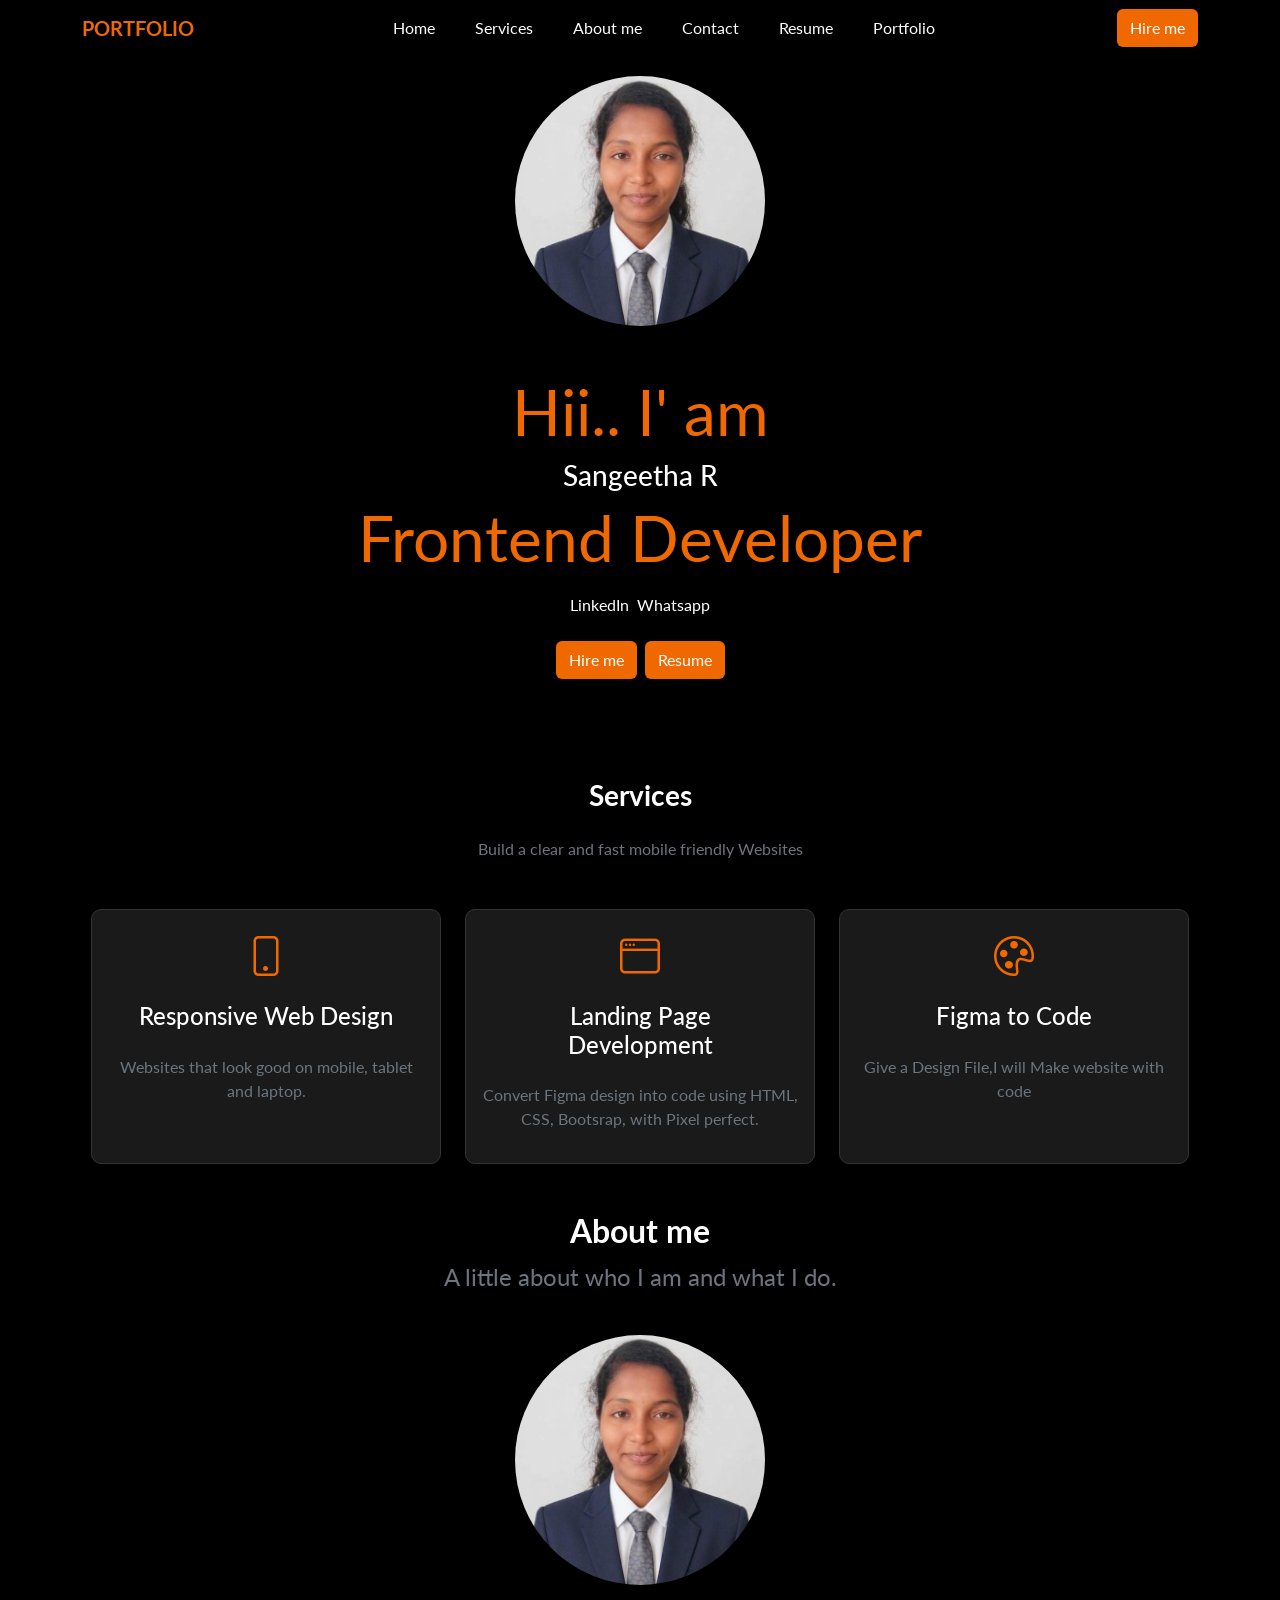
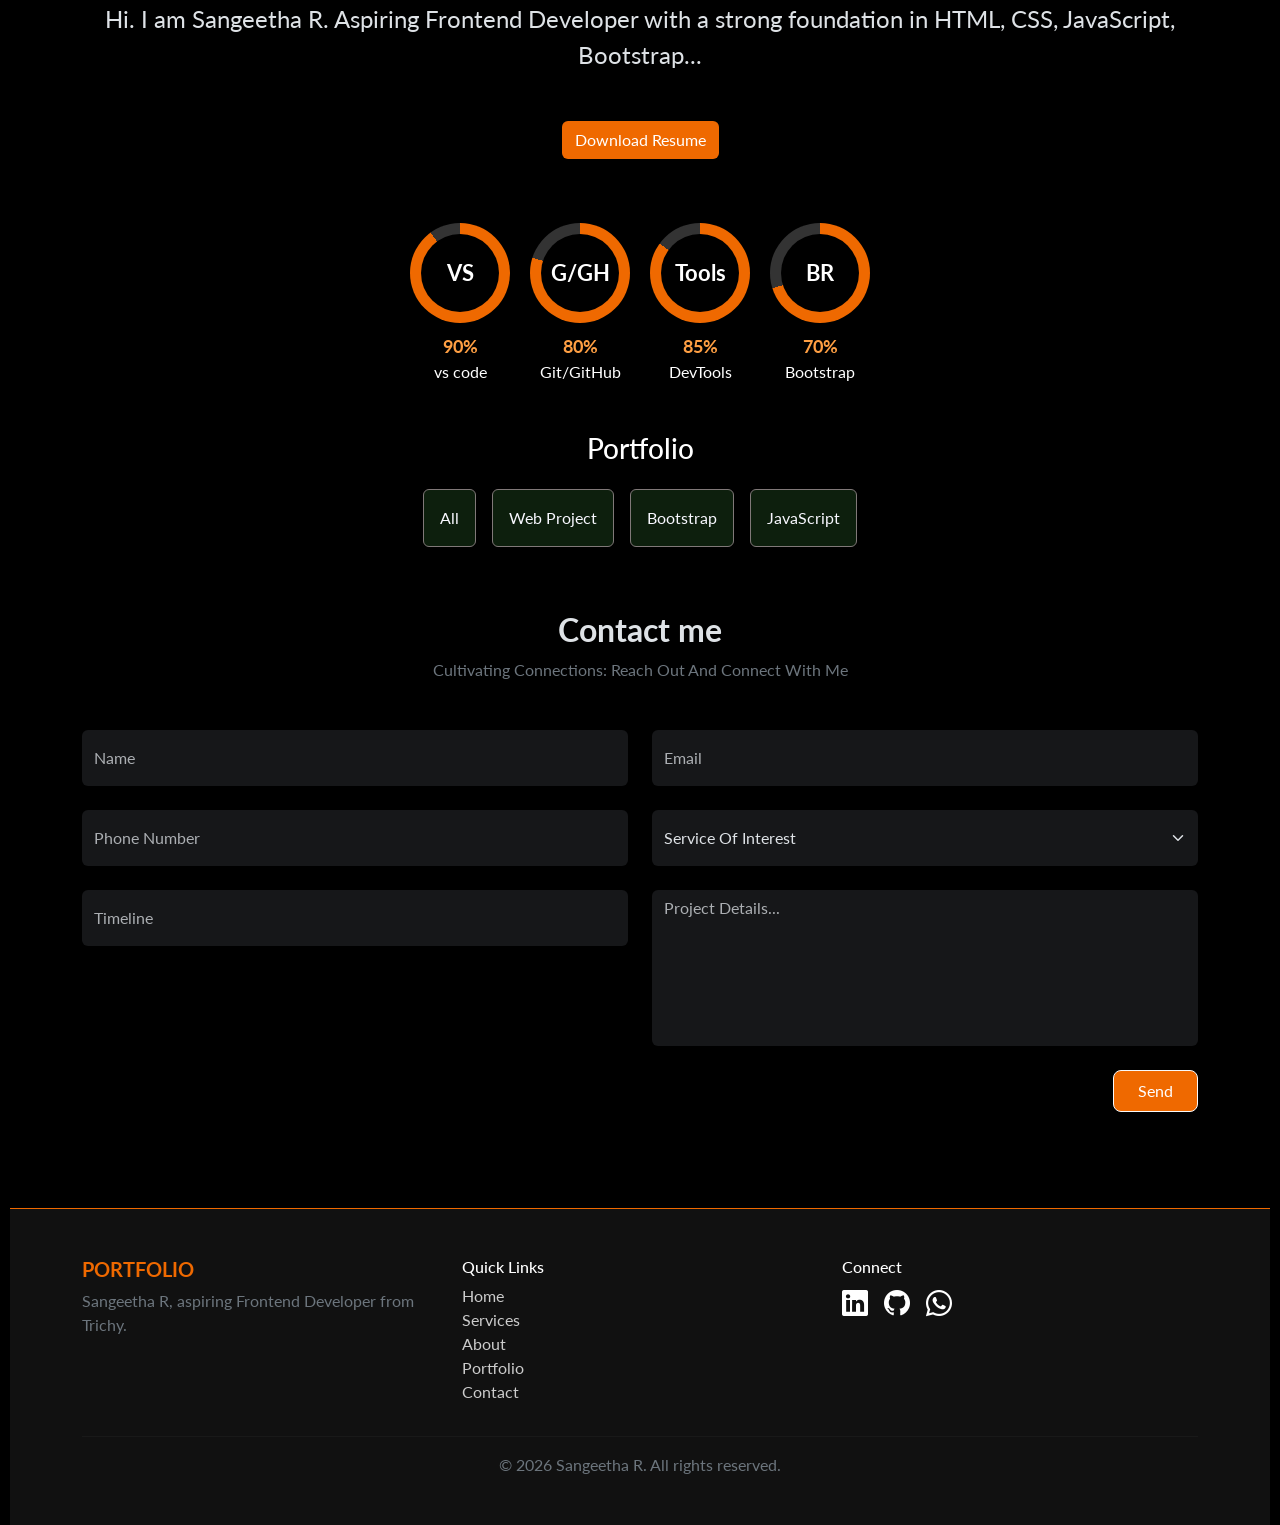
<file: index.html>
<!DOCTYPE html>
<html lang="en" data-bs-theme="dark">
<head>
    <meta charset="UTF-8">
    <meta name="viewport" content="width=device-width, initial-scale=1.0">
    <title>Portfolio</title>
<!-- Bootsrap Links -->
    <link href="https://cdn.jsdelivr.net/npm/bootstrap@5.3.8/dist/css/bootstrap.min.css" rel="stylesheet" integrity="sha384-sRIl4kxILFvY47J16cr9ZwB07vP4J8+LH7qKQnuqkuIAvNWLzeN8tE5YBujZqJLB" crossorigin="anonymous">
    <link rel="preconnect" href="https://fonts.googleapis.com">
    <link rel="preconnect" href="https://fonts.gstatic.com" crossorigin>
    <link href="https://fonts.googleapis.com/css2?family=Lato:ital,wght@0,100;0,300;0,400;0,700;0,900;1,100;1,300;1,400;1,700;1,900&display=swap" rel="stylesheet">

<!-- Connect css-html -->
    <link rel="stylesheet" href="style.css">

<!-- Bootsrap Icons Links -->
  <link rel="stylesheet" href="https://cdn.jsdelivr.net/npm/bootstrap-icons@1.11.3/font/bootstrap-icons.min.css">
</head>

<body>
    
  <!-- Header Part -->

<header class="header sticky-top">
  <nav class="navbar navbar-expand-lg">
    <div class="container">

      <a class="navbar-brand fw-bold" href="home.html" style="color:#ef6900">PORTFOLIO</a>

      <button class="navbar-toggler" type="button"
              data-bs-toggle="collapse" data-bs-target="#menu">
        <span class="navbar-toggler-icon"></span>
      </button>

      <div class="collapse navbar-collapse" id="menu">
        <ul class="navbar-nav mx-auto gap-lg-4">
          <li class="nav-item"><a class="nav-link" href="home.html">Home</a></li>
          <li class="nav-item"><a class="nav-link" href="services.html">Services</a></li>
          <li class="nav-item"><a class="nav-link" href="about.html">About me</a></li>
          <li class="nav-item"><a class="nav-link" href="contact.html">Contact</a></li>
          <li class="nav-item"><a class="nav-link" href="./Sangeetha-R-Resume.pdf" target="_blank">Resume</a></li>
          <li class="nav-item"><a class="nav-link" href="./portfolio.html">Portfolio</a></li>

        </ul>
        <a href="hire.html" class="btn pri-btn">Hire me</a>
      </div>

    </div>
  </nav>
</header>


<!-- Introduction Section -->
<section class=" row d-flex justify-content-center">
        <div class="intro">
            <div class="col photo text-center">
                     <img src="./sangee-photo.jpeg" alt="sangeetha">
              </div>
            <div class="row p-5 text-center">
                   <div class="col">
                            <h2>Hii.. I' am</h2>
                            <h3>Sangeetha R</h3>
                            <h2>Frontend Developer</h2>
                    <div class="p-2 d-flex justify-content-center gap-2">
                              <a class= "nav-link" text-decoration-none  href="https://www.linkedin.com/in/sangeetha-ramesh-a71938341" target="_blank">LinkedIn</a>
                            <a class= "nav-link" text-decoration-none  href="https://wa.me/919150618245" target="_blank" rel="noopener noreferrer">Whatsapp</a>
                     </div>
                     <div class=" d-flex justify-content-center gap-2 m-3 ">
                                <a href="hire.html" class="col-auto btn pri-btn ">Hire me</a>
                                <a href="./Sangeetha-R-Resume.pdf" class="col-auto btn pri-btn">Resume</a>
                     </div>
                     </div>
             </div>
        </div>
</section>

<!-- services seciton -->
   <div class="container pb-5">
            <h3 class="text-white text-center p-3 fs-24px fw-bold">Services</h3>
                   <p class="text-secondary text-center mb-5"> Build a clear and fast mobile friendly Websites </p>
             <div class=" d-flex flex-wrap justify-content-center gap-4">


                <div class="box text-center p-3">
                       <i class="bi bi-phone service-icon"></i>
                      <h4 class="p-3">Responsive Web Design</h4>
                        <p class="text-secondary">Websites that look good on mobile, tablet and laptop.</p>

                </div>
               
                <div class="box text-center p-3 ">
                      <i class="bi bi-window service-icon"></i>
                      <h4 class="p-3">Landing Page Development</h4>
                      <p  class="text-secondary">Convert Figma design into code using HTML, CSS, Bootsrap, with Pixel perfect.</p>
                </div>

                <div class="box text-center p-3">
                      <i class="bi bi-palette service-icon"></i>
                      <h4 class="p-3">Figma to Code</h4>
                      <p class="text-secondary" >Give a Design File,I will Make website with code </p>
                </div>
             </div>
    </div>


    <!-- AboutMe Section -->
<div class="container">
  <div class="aboutme">
    <h2 class="text-white fw-bold text-center">About me</h2>
        <p class="text-secondary text-center pb-4">A little about who I am and what I do.</p>

   <div class="photo-content text-center">
      <img class="img2 " src="./sangee-photo.jpeg" alt="Sangeetha R">
      <p class="p-3 ">
        Hi. I am Sangeetha R. Aspiring Frontend Developer with a strong foundation in HTML, CSS, JavaScript, Bootstrap...
      </p>
      <a class="btn pri-btn text-center m-3" href="./Sangeetha-R-Resume.pdf" download="Sangeetha_R_ATS_Resume_Final_Updated-2">Download Resume</a>
    </div>
  </div>
</div>

   
<!-- Ring section -->
   <div class="container">
    <div class="skills p-5">
      <div class="skill">
      <div class="ring r1 col-sd-12">
         <div class="ring-inner">VS</i></div>
       </div>
         <div class="percent">90%</div>
         <div class="label">vs code</div>
     </div>
      
      <div class="skill">
      <div class="ring r2 col-sd-12">
         <div class="ring-inner">G/GH</div>
       </div>
         <div class="percent">80%</div>
         <div class="label">Git/GitHub</div>
     </div>

     <div class="skill ">
      <div class="ring r3 col-sd-12">
         <div class="ring-inner">Tools </div>
       </div>
         <div class="percent">85%</div>
         <div class="label">DevTools</div>
     </div>


    <div class="skill">
      <div class="ring r4 col-sd-12">
         <div class="ring-inner">BR </div>
       </div>
         <div class="percent">70%</div>
         <div class="label">Bootstrap</div>
     </div>

   </div>
  </div>    
   
<!-- portfolio start -->
  <div class="container">
   <h3 class=" portfolio bold text-white bold text-center">Portfolio</h3>
   <div class="row">
      <div class=" d-flex justify-content-center flex-column flex-md-row gap-3 my-3">
           <a href="#" class="btn pri-btn1 p-3">All</a>
             <a href="#" class="btn pri-btn1 p-3">Web Project</a>
               <a href="#" class="btn pri-btn1 p-3">Bootstrap</a>
                 <a href="#" class="btn pri-btn1 p-3">JavaScript</a>
      </div>
   </div>
  </div>

  <!-- contact section start -->
          <section class="py-5" data-bs-theme="dark"">
  <div class="container">
    <h2 class="text-center fw-bold mb-2">Contact me</h2>
    <p class="text-center text-secondary mb-5">Cultivating Connections: Reach Out And Connect With Me</p>

    <form action="#" method="POST">
      <div class="row g-4">
        <div class="col-md-6 col-sd-12">
          <input type="text" class="form-control bg-secondary-subtle border-0 py-3" name="name" placeholder="Name" required>
        </div>
        <div class="col-md-6 col-sd-12">
          <input type="email" class="form-control bg-secondary-subtle border-0 py-3" name="email" placeholder="Email" required>
        </div>

        <div class="col-md-6 col-sd-12">
          <input type="tel" class="form-control bg-secondary-subtle border-0 py-3" name="phone" placeholder="Phone Number">
        </div>
        <div class="col-md-6 col-sd-12">
          <select class="form-select bg-secondary-subtle border-0 py-3" name="service">
            <option selected disabled>Service Of Interest</option>
            <option value="web-design">Web Design</option>
            <option value="frontend-dev">Frontend Development</option>
            <option value="other">Other</option>
          </select>
        </div>

        <div class="col-md-6 col-sd-12">
          <input type="text" class="form-control bg-secondary-subtle border-0 py-3" name="timeline" placeholder="Timeline">
        </div>
        <div class="col-md-6 col-sd-12">
          <textarea class="form-control bg-secondary-subtle border-0" name="details" rows="6" placeholder="Project Details..." style="resize:none;"></textarea>
        </div>
      </div>

      <div class="text-end mt-4">
        <button type="submit" class="btn btn-outline-light px-4 py-2 rounded-3">Send</button>
      </div>
     </form>
  </div>
 </section>


 <footer class="site-footer mt-5">
  <div class="container py-5">
    <div class="row g-4 text-center text-md-start">

      <div class="col-12 col-md-4">
        <h5 class="footer-brand">PORTFOLIO</h5>
        <p class="text-secondary">Sangeetha R, aspiring Frontend Developer from Trichy.</p>
      </div>

      <div class="col-12 col-md-4">
        <h6 class="text-white">Quick Links</h6>
        <ul class="list-unstyled footer-links">
          <li><a href="index.html">Home</a></li>
          <li><a href="services.html">Services</a></li>
          <li><a href="about.html">About</a></li>
          <li><a href="portfolio.html">Portfolio</a></li>
          <li><a href="contact.html">Contact</a></li>
        </ul>
      </div>

      <div class="col-12 col-md-4">
        <h6 class="text-white">Connect</h6>
        <div class="d-flex justify-content-center justify-content-md-start gap-3">
          <a class="social-icon" href="https://www.linkedin.com/in/sangeetha-ramesh-a71938341" target="_blank" rel="noopener noreferrer" aria-label="LinkedIn"><i class="bi bi-linkedin"></i></a>
          <a class="social-icon" href="https://github.com/YOUR-USERNAME" target="_blank" rel="noopener noreferrer" aria-label="GitHub"><i class="bi bi-github"></i></a>
          <a class="social-icon" href="https://wa.me/919150618245" target="_blank" rel="noopener noreferrer" aria-label="WhatsApp"><i class="bi bi-whatsapp"></i></a>
        </div>
      </div>

    </div>

    <hr class="footer-line">
    <p class="text-center text-secondary mb-0">© 2026 Sangeetha R. All rights reserved.</p>
  </div>
</footer>


 <script src="https://cdn.jsdelivr.net/npm/bootstrap@5.3.8/dist/js/bootstrap.bundle.min.js"></script>

 </body>
 </html>
</file>
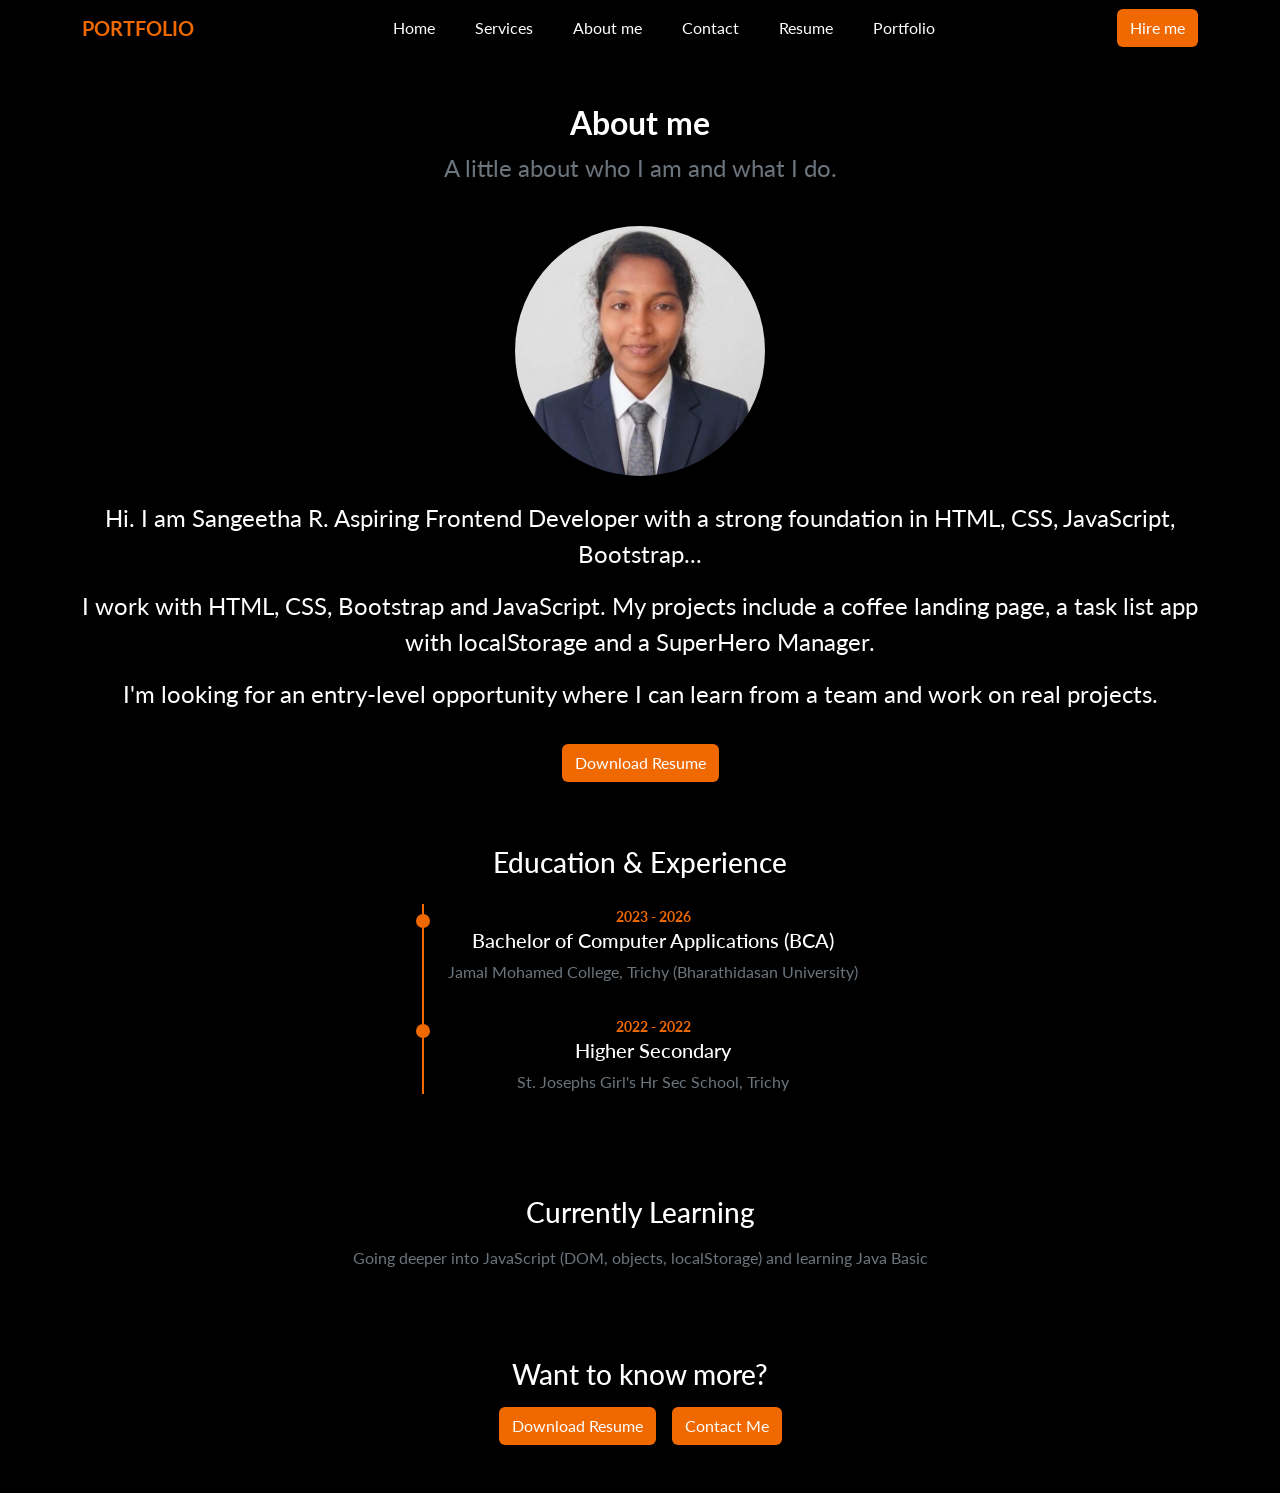
<file: about.html>
<!DOCTYPE html>
<html lang="en" data-bs-theme="dark"></html>
<head>
    <meta charset="UTF-8">
    <meta name="viewport" content="width=device-width, initial-scale=1.0">
    <title>Portfolio</title>

    <link href="https://cdn.jsdelivr.net/npm/bootstrap@5.3.8/dist/css/bootstrap.min.css" rel="stylesheet" integrity="sha384-sRIl4kxILFvY47J16cr9ZwB07vP4J8+LH7qKQnuqkuIAvNWLzeN8tE5YBujZqJLB" crossorigin="anonymous">
    <link rel="preconnect" href="https://fonts.googleapis.com">
    <link rel="preconnect" href="https://fonts.gstatic.com" crossorigin>
    <link href="https://fonts.googleapis.com/css2?family=Lato:ital,wght@0,100;0,300;0,400;0,700;0,900;1,100;1,300;1,400;1,700;1,900&display=swap" rel="stylesheet">

    <link rel="stylesheet" href="style.css">
</head>


<body>
<header class="header sticky-top">
  <nav class="navbar navbar-expand-lg">
    <div class="container">

      <a class="navbar-brand fw-bold" href="home.html" style="color:#ef6900">PORTFOLIO</a>

      <button class="navbar-toggler" type="button"
              data-bs-toggle="collapse" data-bs-target="#menu">
        <span class="navbar-toggler-icon"></span>
      </button>

      <div class="collapse navbar-collapse" id="menu">
        <ul class="navbar-nav mx-auto gap-lg-4">
          <li class="nav-item"><a class="nav-link" href="home.html">Home</a></li>
          <li class="nav-item"><a class="nav-link" href="services.html">Services</a></li>
          <li class="nav-item"><a class="nav-link" href="about.html">About me</a></li>
          <li class="nav-item"><a class="nav-link" href="contact.html">Contact</a></li>
          <li class="nav-item"><a class="nav-link" href="./Sangeetha-R-Resume.pdf" target="_blank">Resume</a></li>
          <li class="nav-item"><a class="nav-link" href="./portfolio.html">Portfolio</a></li>

        </ul>
        <a href="hire.html" class="btn pri-btn">Hire me</a>
      </div>

    </div>
  </nav>
</header>
              

<!-- Aboutme section -->
<div class="container">
  <div class="aboutme">
    <h2 class="text-white fw-bold text-center mt-5">About me</h2>
    
    <p class="text-secondary text-center pb-4">A little about who I am and what I do.</p>
   <div class="photo-content text-center">
      <img src="./sangee-photo.jpeg" alt="Sangeetha R">

      <p class="text-white mt-4  ">
        Hi. I am Sangeetha R. Aspiring Frontend Developer with a strong foundation in HTML, CSS, JavaScript, Bootstrap...
      </p>
      <p class="text-white">
      I work with HTML, CSS, Bootstrap and JavaScript. My projects include a coffee landing page,
      a task list app with localStorage and a SuperHero Manager.
    </p>
    <p class="text-white">
      I'm looking for an entry-level opportunity where I can learn from a team and
      work on real projects.</p>

      <a class="btn pri-btn text-center m-3" href="#">Download Resume</a>
    </div>
  </div>
</div>

<!-- Adding Qualifications -->
<section class="container py-5">
  <h3 class="text-white text-center mb-4">Education & Experience</h3>

  <div class="timeline mx-auto text-center">
    <div class="timeline-item">
      <span class="timeline-date">2023 - 2026</span>
      <h5>Bachelor of Computer Applications (BCA)</h5>
      <p class="text-secondary">Jamal Mohamed College, Trichy (Bharathidasan University)</p>
    </div>

    
    <div class="timeline-item">
      <span class="timeline-date">2022 - 2022</span>
      <h5>Higher Secondary</h5>
      <p class="text-secondary">St. Josephs Girl's Hr Sec School, Trichy</p>
    </div>
     
  </div>
</section>


<section class="container py-4 text-center">
  <h3 class="text-white mb-3">Currently Learning</h3>
  <p class="text-secondary mx-auto" style="max-width:600px;">
    Going deeper into JavaScript (DOM, objects, localStorage) and learning Java Basic
  </p>
</section>

<section class="container text-center py-5">
  <h3 class="text-white">Want to know more?</h3>
  <div class="d-flex flex-wrap justify-content-center gap-3 mt-3">
    <a class="btn pri-btn" href="./Sangeetha-R-Resume.pdf" download>Download Resume</a>
    <a class="btn pri-btn" href="contact.html">Contact Me</a>
  </div>
</section>
   
 <script src="https://cdn.jsdelivr.net/npm/bootstrap@5.3.8/dist/js/bootstrap.bundle.min.js"></script>

</body>
</html>
</file>
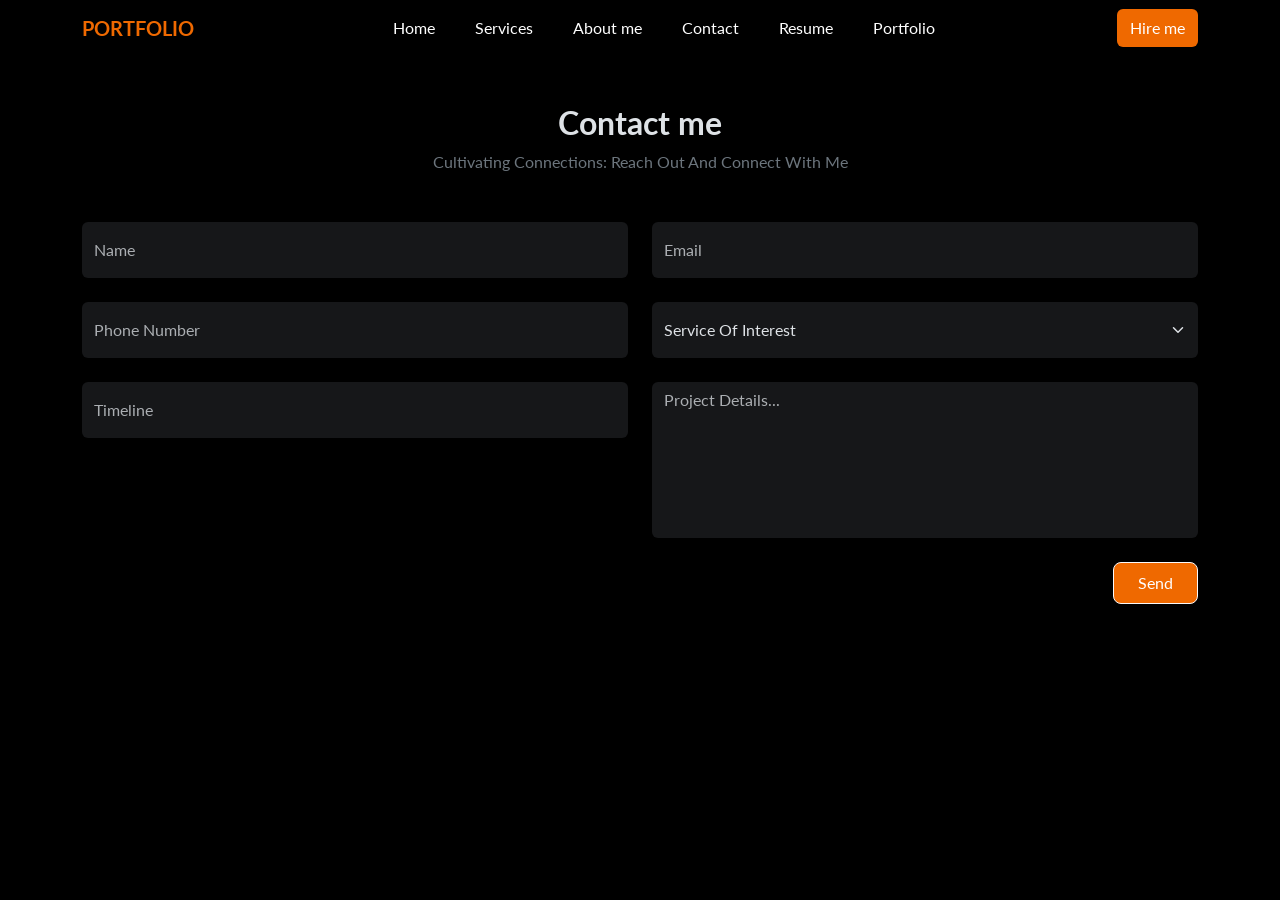
<file: contact.html>
<!DOCTYPE html>
<html lang="en" data-bs-theme="dark"></html>
<head>
    <meta charset="UTF-8">
    <meta name="viewport" content="width=device-width, initial-scale=1.0">
    <title>Portfolio</title>

    <link href="https://cdn.jsdelivr.net/npm/bootstrap@5.3.8/dist/css/bootstrap.min.css" rel="stylesheet" integrity="sha384-sRIl4kxILFvY47J16cr9ZwB07vP4J8+LH7qKQnuqkuIAvNWLzeN8tE5YBujZqJLB" crossorigin="anonymous">
    <link rel="preconnect" href="https://fonts.googleapis.com">
    <link rel="preconnect" href="https://fonts.gstatic.com" crossorigin>
    <link href="https://fonts.googleapis.com/css2?family=Lato:ital,wght@0,100;0,300;0,400;0,700;0,900;1,100;1,300;1,400;1,700;1,900&display=swap" rel="stylesheet">

    <link rel="stylesheet" href="style.css">

</head>

<body>

<header class="header sticky-top">
  <nav class="navbar navbar-expand-lg">
    <div class="container">

      <a class="navbar-brand fw-bold" href="home.html" style="color:#ef6900">PORTFOLIO</a>

      <button class="navbar-toggler" type="button"
              data-bs-toggle="collapse" data-bs-target="#menu">
        <span class="navbar-toggler-icon"></span>
      </button>

      <div class="collapse navbar-collapse" id="menu">
        <ul class="navbar-nav mx-auto gap-lg-4">
          <li class="nav-item"><a class="nav-link" href="home.html">Home</a></li>
          <li class="nav-item"><a class="nav-link" href="services.html">Services</a></li>
          <li class="nav-item"><a class="nav-link" href="about.html">About me</a></li>
          <li class="nav-item"><a class="nav-link" href="contact.html">Contact</a></li>
          <li class="nav-item"><a class="nav-link" href="./Sangeetha-R-Resume.pdf" target="_blank">Resume</a></li>
          <li class="nav-item"><a class="nav-link" href="./portfolio.html">Portfolio</a></li>

        </ul>
        <a href="hire.html" class="btn pri-btn">Hire me</a>
      </div>

    </div>
  </nav>
</header>

<!-- contact section start -->
<section class="py-5" data-bs-theme="dark"">
  <div class="container">
    <h2 class="text-center fw-bold mb-2">Contact me</h2>
      <p class="text-center text-secondary mb-5">Cultivating Connections: Reach Out And Connect With Me</p>

    <form action="#" method="POST">
      <div class="row g-4">
        <div class="col-md-6 col-sd-12">
          <input type="text" class="form-control bg-secondary-subtle border-0 py-3" name="name" placeholder="Name" required>
        </div>
        <div class="col-md-6 col-sd-12">
          <input type="email" class="form-control bg-secondary-subtle border-0 py-3" name="email" placeholder="Email" required>
        </div>

        <div class="col-md-6 col-sd-12">
          <input type="tel" class="form-control bg-secondary-subtle border-0 py-3" name="phone" placeholder="Phone Number">
        </div>
        <div class="col-md-6 col-sd-12">
          <select class="form-select bg-secondary-subtle border-0 py-3" name="service">
            <option selected disabled>Service Of Interest</option>
            <option value="web-design">Web Design</option>
            <option value="frontend-dev">Frontend Development</option>
            <option value="other">Other</option>
          </select>
        </div>

        <div class="col-md-6 col-sd-12">
          <input type="text" class="form-control bg-secondary-subtle border-0 py-3" name="timeline" placeholder="Timeline">
        </div>
        <div class="col-md-6 col-sd-12">
          <textarea class="form-control bg-secondary-subtle border-0" name="details" rows="6" placeholder="Project Details..." style="resize:none;"></textarea>
        </div>
      </div>

      <div class="text-end mt-4">
        <button type="submit" class="btn btn-outline-light px-4 py-2 rounded-3">Send</button>
      </div>
    </form>
  </div>
</section>

        <script src="https://cdn.jsdelivr.net/npm/bootstrap@5.3.8/dist/js/bootstrap.bundle.min.js"></script>

</body>
</html>
</file>
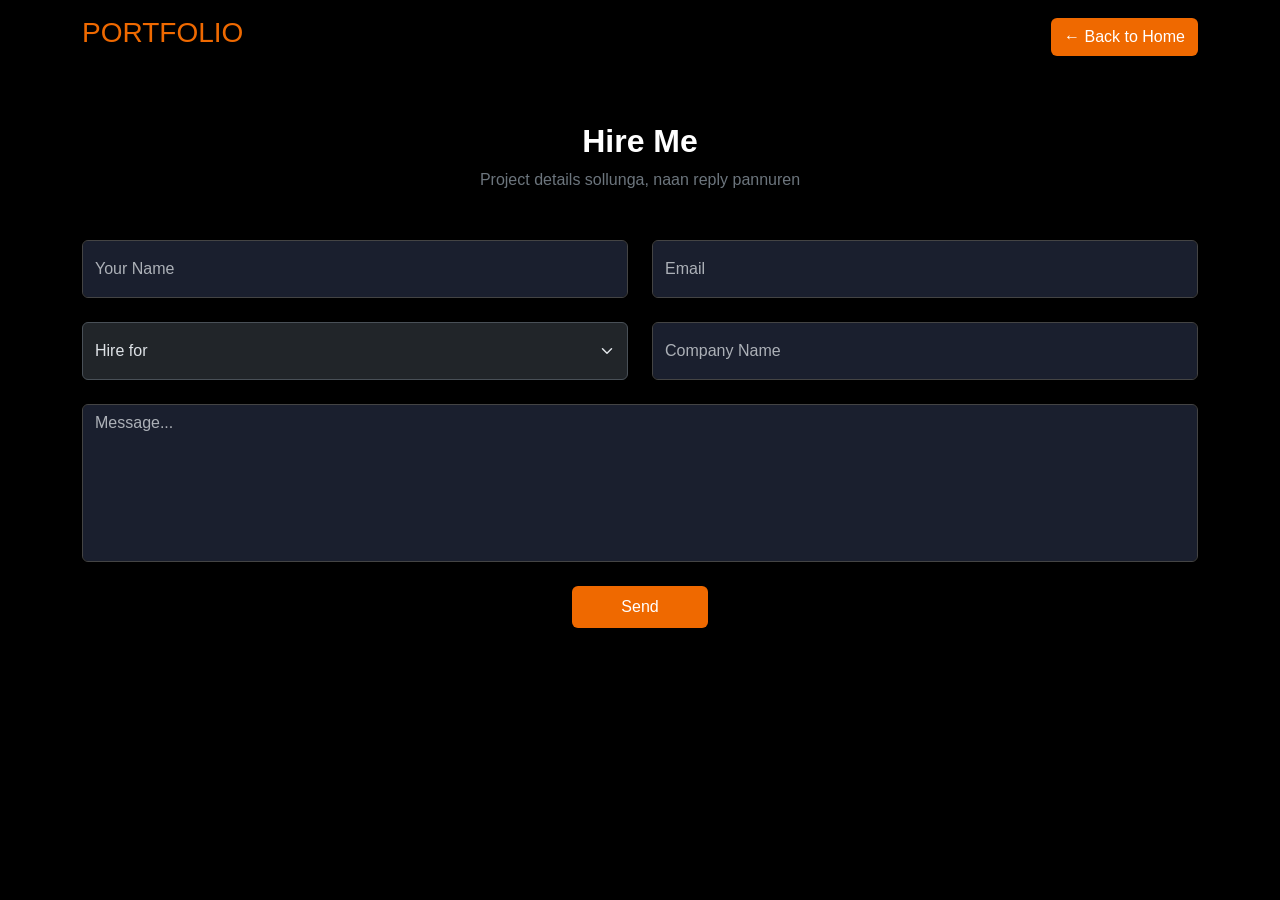
<file: hire.html>
<!DOCTYPE html>
<html lang="en" data-bs-theme="dark">
<head>
    <meta charset="UTF-8">
    <meta name="viewport" content="width=device-width, initial-scale=1.0">
    <title>Hire Me | Sangeetha R</title>
    <link href="https://cdn.jsdelivr.net/npm/bootstrap@5.3.8/dist/css/bootstrap.min.css" rel="stylesheet">
    <link rel="stylesheet" href="style.css">
</head>
<body>

    <!-- Top bar: back button -->
    <div class="container py-3 d-flex justify-content-between align-items-center">
        <h3 style="color:#ef6900">PORTFOLIO</h3>
        <a href="index.html" class="btn pri-btn">← Back to Home</a>
    </div>

    <!-- Hire form -->
    <section class="container py-5">
        <h2 class="text-center fw-bold text-white">Hire Me</h2>
        <p class="text-center text-secondary mb-5">Project details sollunga, naan reply pannuren</p>

        <form action="#" method="POST">
            <div class="row g-4">
                <div class="col-12 col-md-6">
                    <input type="text" class="form-control py-3" name="name" placeholder="Your Name" required>
                </div>
                <div class="col-12 col-md-6">
                    <input type="email" class="form-control py-3" name="email" placeholder="Email" required>
                </div>
                <div class="col-12 col-md-6">
                    <select class="form-select py-3" name="type">
                        <option selected disabled>Hire for</option>
                        <option>Full-time job</option>
                        <option>Internship</option>
                        <option>Freelance project</option>
                    </select>
                </div>
                <div class="col-12 col-md-6">
                    <input type="text" class="form-control py-3" name="company" placeholder="Company Name">
                </div>
                <div class="col-12">
                    <textarea class="form-control" name="message" rows="6" placeholder="Message..." style="resize:none;"></textarea>
                </div>
            </div>

            <div class="text-center mt-4">
                <button type="submit" class="btn px-5 py-2">Send</button>
            </div>
        </form>
    </section>

</body>
</html>
</file>
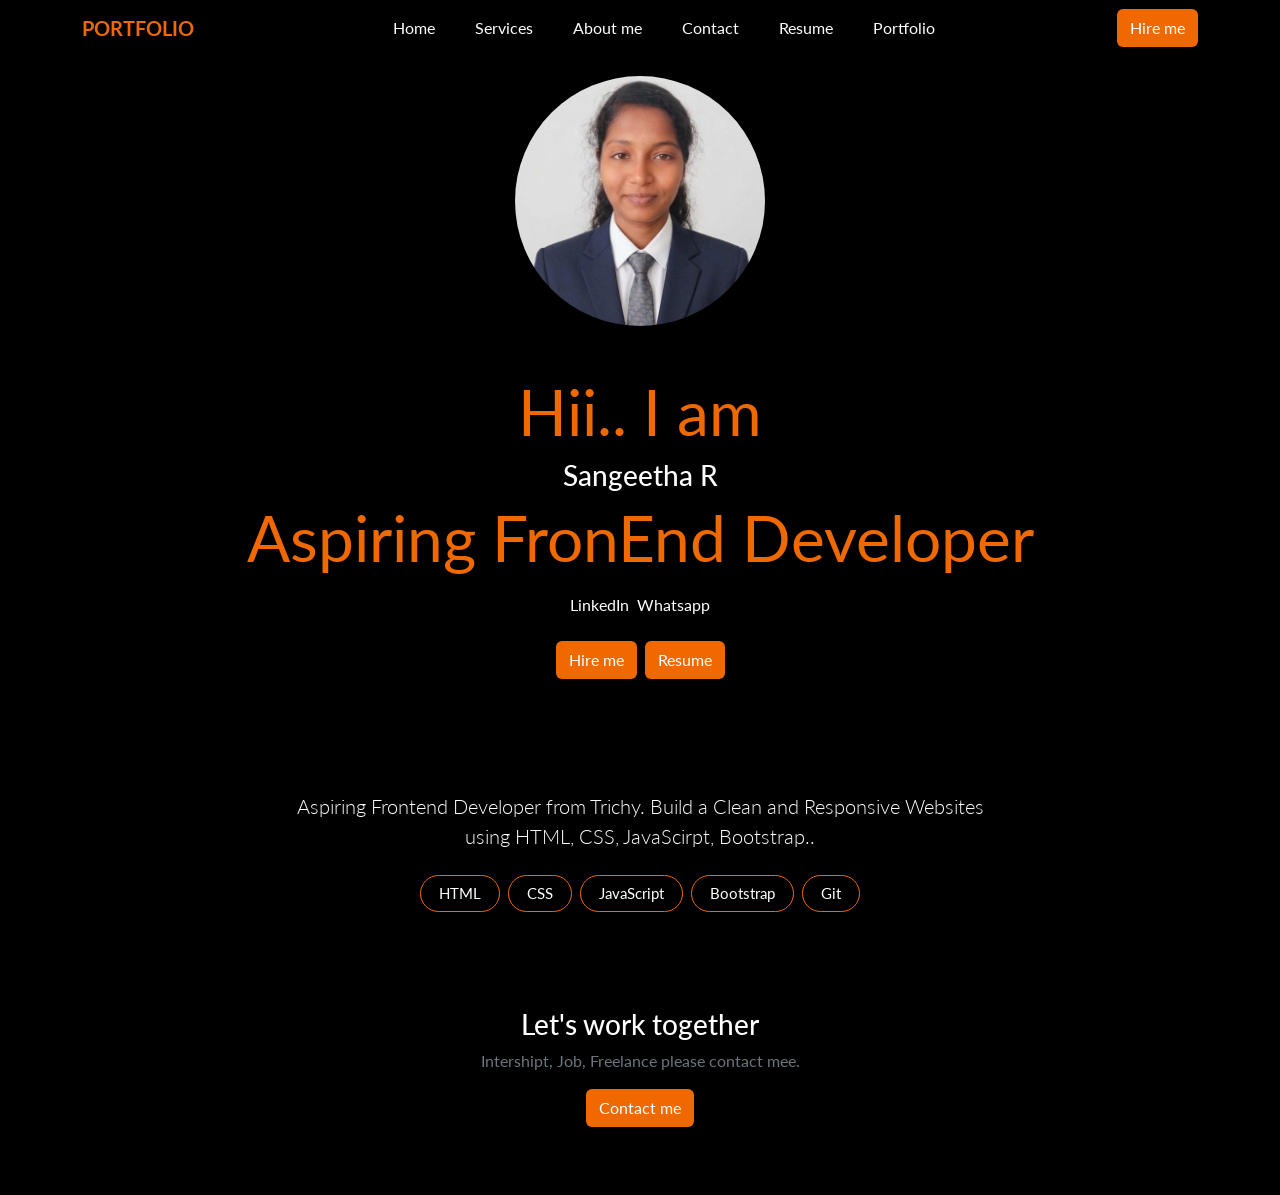
<file: home.html>
<!DOCTYPE html>
<html lang="en" data-bs-theme="dark"></html>

<head>
    <meta charset="UTF-8">
    <meta name="viewport" content="width=device-width, initial-scale=1.0">
    <link href="https://cdn.jsdelivr.net/npm/bootstrap@5.3.8/dist/css/bootstrap.min.css" rel="stylesheet" integrity="sha384-sRIl4kxILFvY47J16cr9ZwB07vP4J8+LH7qKQnuqkuIAvNWLzeN8tE5YBujZqJLB" crossorigin="anonymous">
     <link rel="preconnect" href="https://fonts.googleapis.com">
    <link rel="preconnect" href="https://fonts.gstatic.com" crossorigin>
    <link href="https://fonts.googleapis.com/css2?family=Lato:ital,wght@0,100;0,300;0,400;0,700;0,900;1,100;1,300;1,400;1,700;1,900&display=swap" rel="stylesheet">

    <link rel="stylesheet" href="style.css">
    <title>Portfolio</title>
</head>
<body>
   
  <header class="header sticky-top">
  <nav class="navbar navbar-expand-lg">
    <div class="container">

      <a class="navbar-brand fw-bold" href="home.html" style="color:#ef6900">PORTFOLIO</a>

      <button class="navbar-toggler" type="button"
              data-bs-toggle="collapse" data-bs-target="#menu">
        <span class="navbar-toggler-icon"></span>
      </button>

      <div class="collapse navbar-collapse" id="menu">
        <ul class="navbar-nav mx-auto gap-lg-4">
          <li class="nav-item"><a class="nav-link" href="home.html">Home</a></li>
          <li class="nav-item"><a class="nav-link" href="services.html">Services</a></li>
          <li class="nav-item"><a class="nav-link" href="about.html">About me</a></li>
          <li class="nav-item"><a class="nav-link" href="contact.html">Contact</a></li>
          <li class="nav-item"><a class="nav-link" href="./Sangeetha-R-Resume.pdf" target="_blank">Resume</a></li>
          <li class="nav-item"><a class="nav-link" href="./portfolio.html">Portfolio</a></li>

        </ul>
        <a href="hire.html" class="btn pri-btn">Hire me</a>
      </div>

    </div>
  </nav>
</header>

    <section class="  d-flex justify-content-center">
        <div class="intro">
            <div class=" photo text-center">
                     <img src="./sangee-photo.jpeg" alt="">
                    
                  </div>
            <div class="p-5 text-center">
                   <div class="col">
                            <h2>Hii.. I am</h2>
                            <h3>Sangeetha R</h3>
                             <h2>Aspiring FronEnd Developer</h2>

                            
                    <div class="p-2 d-flex justify-content-center gap-2">
                              <a class= "nav-link" text-decoration-none  href="#">LinkedIn</a>
                            <a class= "nav-link" text-decoration-none  href="#">Whatsapp</a>
                     </div>
                     <div class=" d-flex justify-content-center gap-2 m-3 ">
                                <a href="hire.html" class="col-auto btn pri-btn ">Hire me</a>
                                <a href="#" class="col-auto btn pri-btn">Resume</a>
                     </div>
                     </div>
             </div>
             <!-- Short intro -->
<section class="container text-center py-5">
  <p class="lead text-white mx-auto" style="max-width:700px;">
    Aspiring Frontend Developer from Trichy. Build a Clean and Responsive Websites using HTML, CSS, JavaScirpt, Bootstrap..
  </p>

  <div class="d-flex flex-wrap justify-content-center gap-2 mt-4">
    <span class="skill-badge">HTML</span>
    <span class="skill-badge">CSS</span>
    <span class="skill-badge">JavaScript</span>
    <span class="skill-badge">Bootstrap</span>
    <span class="skill-badge">Git</span>
  </div>
</section>


<!-- Call to action -->
                        <section class="container text-center py-5">
                                <h3 class="text-white">Let's work together</h3>
                                <p class="text-secondary">Intershipt, Job, Freelance please contact mee.</p>
                                <a href="contact.html" class="btn pri-btn">Contact me</a>
                        </section>
        </div>

</section>

<script src="https://cdn.jsdelivr.net/npm/bootstrap@5.3.8/dist/js/bootstrap.bundle.min.js"></script>

</body>
</html>
</file>
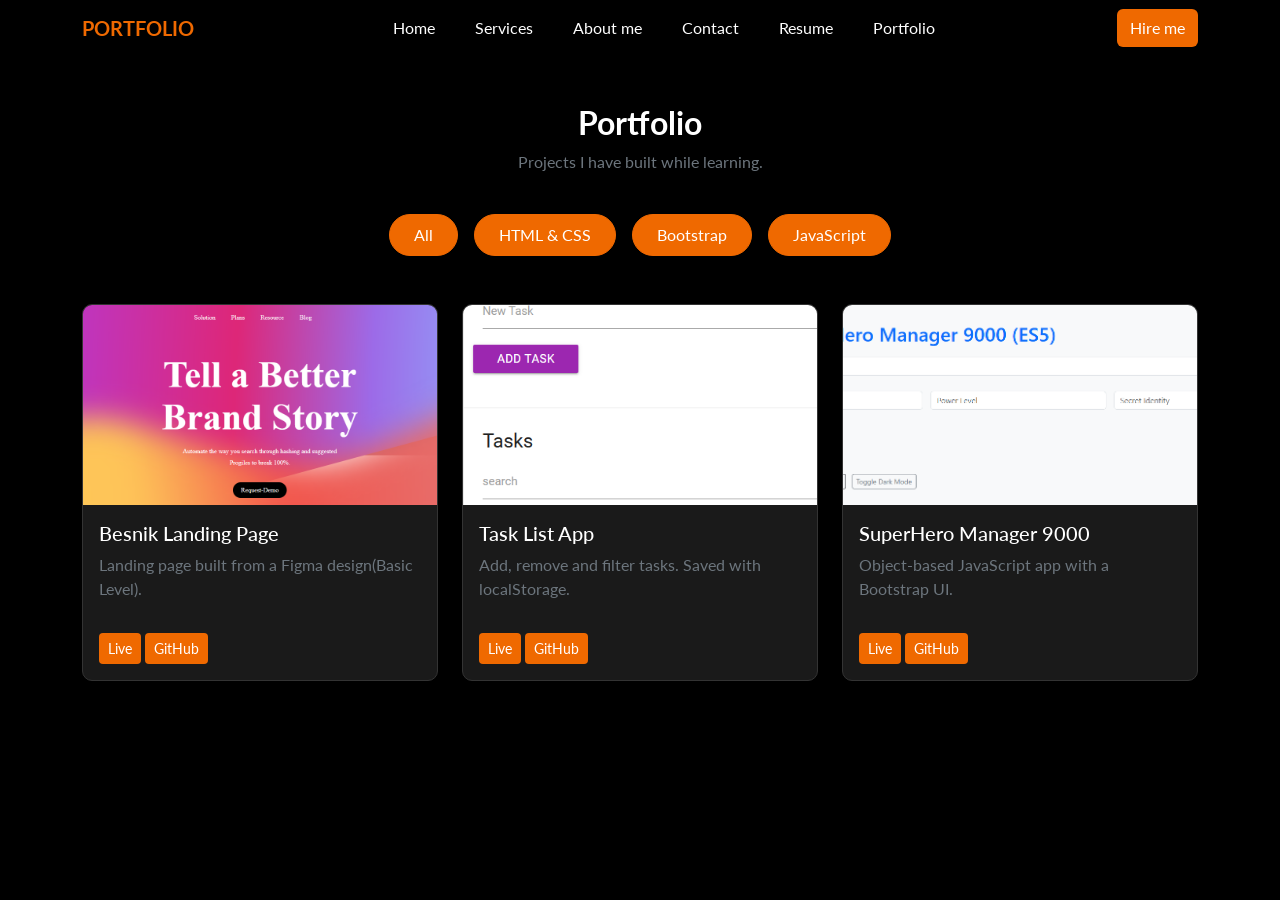
<file: portfolio.html>
<!DOCTYPE html>
<html lang="en" data-bs-theme="dark"></html>
<head>
    <meta charset="UTF-8">
    <meta name="viewport" content="width=device-width, initial-scale=1.0">
    <title>Portfolio</title>
        <link href="https://cdn.jsdelivr.net/npm/bootstrap@5.3.8/dist/css/bootstrap.min.css" rel="stylesheet" integrity="sha384-sRIl4kxILFvY47J16cr9ZwB07vP4J8+LH7qKQnuqkuIAvNWLzeN8tE5YBujZqJLB" crossorigin="anonymous">
        <link rel="preconnect" href="https://fonts.googleapis.com">
        <link rel="preconnect" href="https://fonts.gstatic.com" crossorigin>
        <link href="https://fonts.googleapis.com/css2?family=Lato:ital,wght@0,100;0,300;0,400;0,700;0,900;1,100;1,300;1,400;1,700;1,900&display=swap" rel="stylesheet">
       
        <link rel="stylesheet" href="style.css">
       <!-- Bootsrap Icons -->
        <link rel="stylesheet" href="https://cdn.jsdelivr.net/npm/bootstrap-icons@1.11.3/font/bootstrap-icons.min.css">
</head>
<body>

   <header class="header sticky-top">
  <nav class="navbar navbar-expand-lg">
    <div class="container">

      <a class="navbar-brand fw-bold" href="home.html" style="color:#ef6900">PORTFOLIO</a>

      <button class="navbar-toggler" type="button"
              data-bs-toggle="collapse" data-bs-target="#menu">
        <span class="navbar-toggler-icon"></span>
      </button>

      <div class="collapse navbar-collapse" id="menu">
        <ul class="navbar-nav mx-auto gap-lg-4">
          <li class="nav-item"><a class="nav-link" href="home.html">Home</a></li>
          <li class="nav-item"><a class="nav-link" href="services.html">Services</a></li>
          <li class="nav-item"><a class="nav-link" href="about.html">About me</a></li>
          <li class="nav-item"><a class="nav-link" href="contact.html">Contact</a></li>
          <li class="nav-item"><a class="nav-link" href="./Sangeetha-R-Resume.pdf" target="_blank">Resume</a></li>
          <li class="nav-item"><a class="nav-link" href="./portfolio.html">Portfolio</a></li>

        </ul>
        <a href="hire.html" class="btn pri-btn">Hire me</a>
      </div>

    </div>
  </nav>
</header>

   
   <section class="container py-5">
  <h2 class="text-white fw-bold text-center">Portfolio</h2>
  <p class="text-secondary text-center pb-4">Projects I have built while learning.</p>

  <div class="d-flex flex-wrap justify-content-center gap-3 mb-5">
    <button class="filter-btn active" data-filter="all">All</button>
    <button class="filter-btn active" data-filter="html">HTML &amp; CSS</button>
    <button class="filter-btn active" data-filter="bootstrap">Bootstrap</button>
    <button class="filter-btn active" data-filter="javascript">JavaScript</button>
  </div>

  <div class="row g-4 justify-content-center">

    <div class="col-12 col-md-6 col-lg-4 project" data-category="html bootstrap">
      <div class="project-card h-100">
        <img src="./Screenshot 2026-10-29 083549.png" alt="Bean Scene coffee landing page">
        <div class="p-3">
          <h5>Besnik Landing Page</h5>
          <p class="text-secondary">Landing page built from a Figma design(Basic Level).</p>
          <div class="d-flex flex-wrap gap-2 mb-3">
           
          </div>
          <a href="#" target="_blank" rel="noopener noreferrer" class="btn btn-sm">Live</a>
          <a href="#" target="_blank" rel="noopener noreferrer" class="btn btn-sm">GitHub</a>
        </div>
      </div>
    </div>

    <div class="col-12 col-md-6 col-lg-4 project" data-category="javascript">
      <div class="project-card h-100">
        <img src="./Screenshot 2026-10-28 120624.png" alt="Task List app">
        <div class="p-3">
          <h5>Task List App</h5>
          <p class="text-secondary">Add, remove and filter tasks. Saved with localStorage.</p>
          <div class="d-flex flex-wrap gap-2 mb-3">
           
          </div>
          <a href="#" target="_blank" rel="noopener noreferrer" class="btn btn-sm">Live</a>
          <a href="#" target="_blank" rel="noopener noreferrer" class="btn btn-sm">GitHub</a>
        </div>
      </div>
    </div>

    <div class="col-12 col-md-6 col-lg-4 project" data-category="bootstrap javascript">
      <div class="project-card h-100">
        <img src="./Screenshot 2026-10-29 084148.png" alt="SuperHero Manager 9000">
        <div class="p-3">
          <h5>SuperHero Manager 9000</h5>
          <p class="text-secondary">Object-based JavaScript app with a Bootstrap UI.</p>
          <div class="d-flex flex-wrap gap-2 mb-3">
            
          </div>
          <a href="#" target="_blank" rel="noopener noreferrer" class="btn btn-sm">Live</a>
          <a href="#" target="_blank" rel="noopener noreferrer" class="btn btn-sm">GitHub</a>
        </div>
      </div>
    </div>

  </div>
</section>

<script src="https://cdn.jsdelivr.net/npm/bootstrap@5.3.8/dist/js/bootstrap.bundle.min.js"></script>

</body>
</html>
</file>
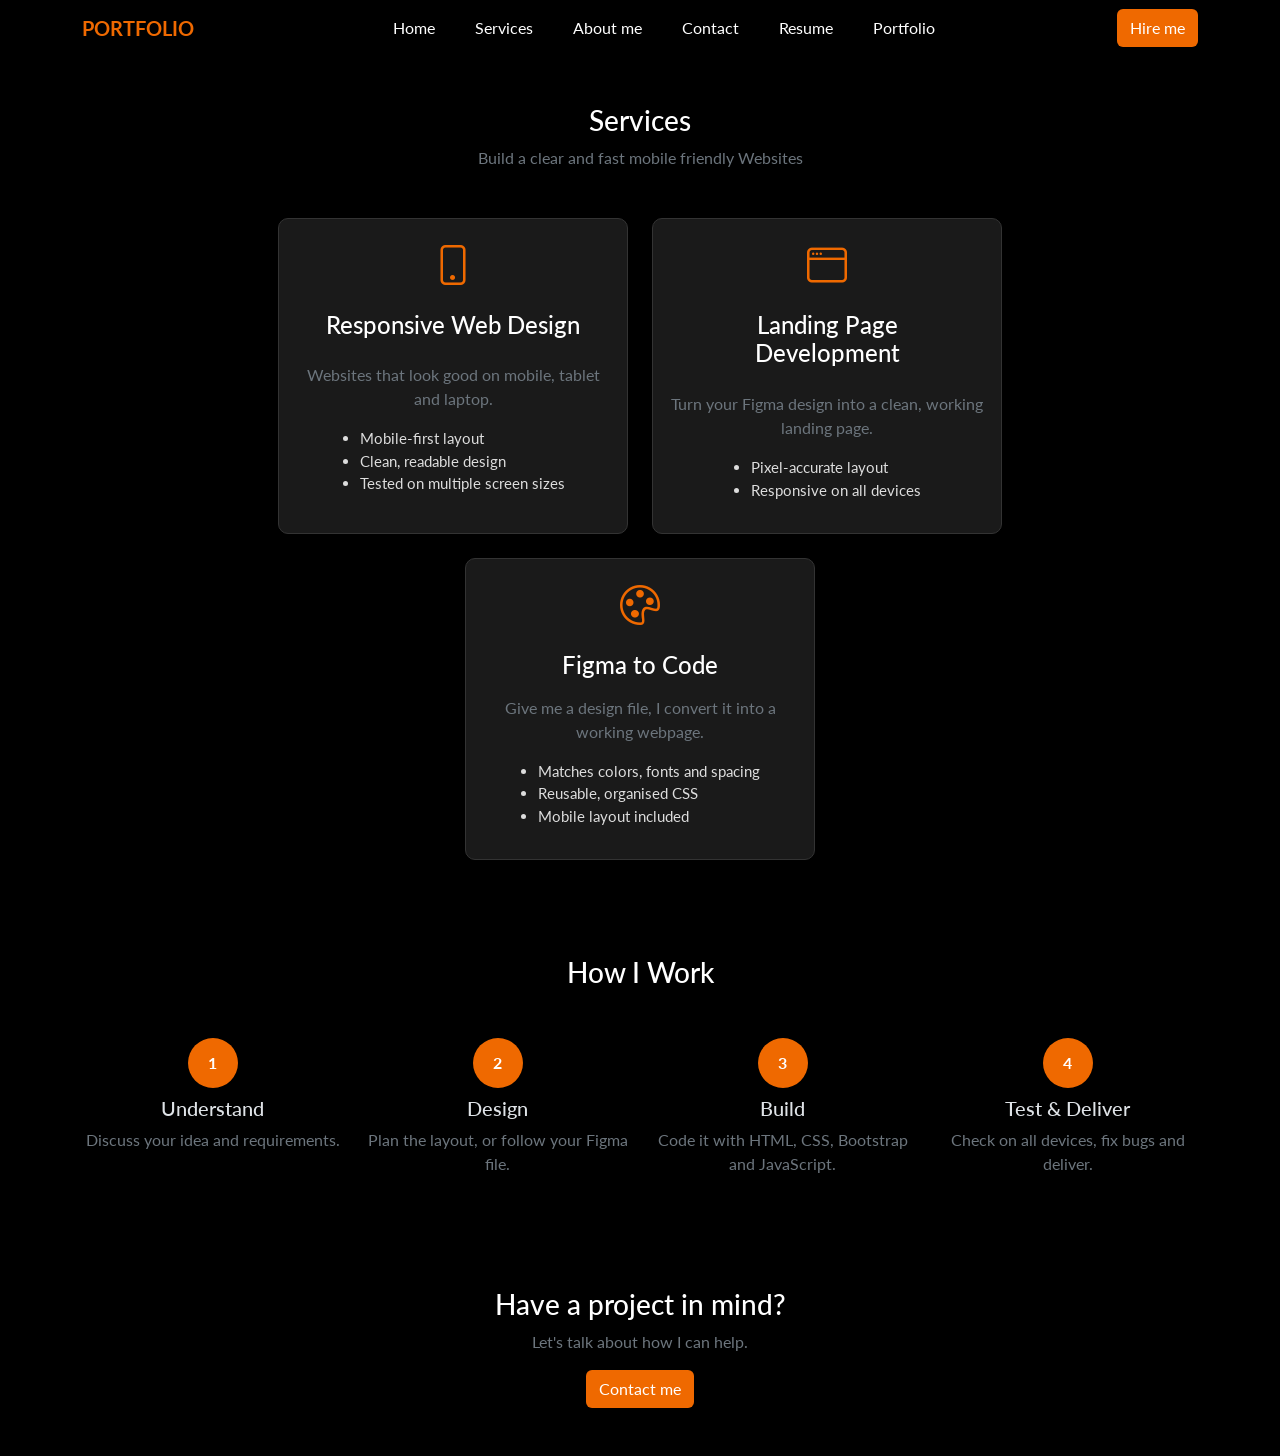
<file: services.html>
<!DOCTYPE html>
<html lang="en" data-bs-theme="dark"></html>
<head>
    <meta charset="UTF-8">
    <meta name="viewport" content="width=device-width, initial-scale=1.0">
    <title>Portfolio</title>

    <link href="https://cdn.jsdelivr.net/npm/bootstrap@5.3.8/dist/css/bootstrap.min.css" rel="stylesheet" integrity="sha384-sRIl4kxILFvY47J16cr9ZwB07vP4J8+LH7qKQnuqkuIAvNWLzeN8tE5YBujZqJLB" crossorigin="anonymous">
    <link rel="preconnect" href="https://fonts.googleapis.com">
    <link rel="preconnect" href="https://fonts.gstatic.com" crossorigin>
    <link href="https://fonts.googleapis.com/css2?family=Lato:ital,wght@0,100;0,300;0,400;0,700;0,900;1,100;1,300;1,400;1,700;1,900&display=swap" rel="stylesheet">

    <link rel="stylesheet" href="style.css">

    <!-- Bootstrap Icons -->
   <link rel="stylesheet" href="https://cdn.jsdelivr.net/npm/bootstrap-icons@1.11.3/font/bootstrap-icons.min.css">

</head>

<body>
<header class="header sticky-top">
  <nav class="navbar navbar-expand-lg">
    <div class="container">

      <a class="navbar-brand fw-bold" href="home.html" style="color:#ef6900">PORTFOLIO</a>

      <button class="navbar-toggler" type="button"
              data-bs-toggle="collapse" data-bs-target="#menu">
        <span class="navbar-toggler-icon"></span>
      </button>

      <div class="collapse navbar-collapse" id="menu">
        <ul class="navbar-nav mx-auto gap-lg-4">
          <li class="nav-item"><a class="nav-link" href="home.html">Home</a></li>
          <li class="nav-item"><a class="nav-link" href="services.html">Services</a></li>
          <li class="nav-item"><a class="nav-link" href="about.html">About me</a></li>
          <li class="nav-item"><a class="nav-link" href="contact.html">Contact</a></li>
          <li class="nav-item"><a class="nav-link" href="./Sangeetha-R-Resume.pdf" target="_blank">Resume</a></li>
          <li class="nav-item"><a class="nav-link" href="./portfolio.html">Portfolio</a></li>

        </ul>
        <a href="hire.html" class="btn pri-btn">Hire me</a>
      </div>

    </div>
  </nav>
</header>


     <div class="container p-5">
            <h3 class="text-white text-center">Services</h3>
                   <p class="text-secondary text-center mb-5"> Build a clear and fast mobile friendly Websites </p>
             <div class="row d-flex flex-wrap justify-content-center gap-4">
        
                <div class="box text-center p-3 ">
                    <i class="bi bi-phone  service-icon"></i>
                      <h4 class="p-3">Responsive Web Design</h4>
                          <p class="text-secondary">Websites that look good on mobile, tablet and laptop.</p>

                          <ul class="service-list text-start">
                           <li>Mobile-first layout</li>
                           <li>Clean, readable design</li>
                           <li>Tested on multiple screen sizes</li>
                        </ul>
                </div>
               
                <div class="box text-center p-3">
                    <i class="bi bi-window service-icon"></i>
                      <h4 class="p-3">Landing Page Development</h3>
                          <p class="text-secondary">Turn your Figma design into a clean, working landing page.</p>

                                 <ul class="service-list text-start ">
                                    <li>Pixel-accurate layout</li>
                                    <li>Responsive on all devices</li>
                                   
                                 </ul>
                </div>

                <div class="box text-center p-3">
                    <i class="bi bi-palette service-icon"></i>
                      <h4 class="m-3">Figma to Code</h3>
                          <p class="text-secondary">Give me a design file, I convert it into a working webpage.</p>
                               
                   <ul class="service-list text-start">
                     <li>Matches colors, fonts and spacing</li>
                     <li>Reusable, organised CSS</li>
                     <li>Mobile layout included</li>
                  </ul>
                </div>
               </div> 
    </div>

    <section class="container py-5">
  <h3 class="text-white text-center mb-5">How I Work</h3>
  <div class="row g-4 text-center">

    <div class="col-6 col-md-3">
      <div class="step-number">1</div>
      <h5 class="mt-2">Understand</h5>
      <p class="text-secondary">Discuss your idea and requirements.</p>
    </div>

    <div class="col-6 col-md-3">
      <div class="step-number">2</div>
      <h5 class="mt-2">Design</h5>
      <p class="text-secondary">Plan the layout, or follow your Figma file.</p>
    </div>

    <div class="col-6 col-md-3">
      <div class="step-number">3</div>
      <h5 class="mt-2">Build</h5>
      <p class="text-secondary">Code it with HTML, CSS, Bootstrap and JavaScript.</p>
    </div>

    <div class="col-6 col-md-3">
      <div class="step-number">4</div>
      <h5 class="mt-2">Test & Deliver</h5>
      <p class="text-secondary">Check on all devices, fix bugs and deliver.</p>
    </div>

  </div>
</section>

<section class="container text-center py-5">
  <h3 class="text-white">Have a project in mind?</h3>
  <p class="text-secondary">Let's talk about how I can help.</p>
  <a href="contact.html" class="btn pri-btn">Contact me</a>
</section>


<script src="https://cdn.jsdelivr.net/npm/bootstrap@5.3.8/dist/js/bootstrap.bundle.min.js"></script>

</body>
</html>
</file>
<file: style.css>
*{
box-sizing:border-box;
}

html, body{
overflow-x: hidden;
}
html{
    scroll-behavior: smooth;
}
img{
    max-width:100%;
}
.header{
    background-color:black;
    color: white;
}

body{
    background-color: black;
    margin: 0 10px;
    font-family: 'Lato', sans-serif;
}
/* All Button works */
.btn{
    color: white;
    background-color: #EF6900;
}
.btn:hover{
    background-color: whitesmoke;
    color: black;
    border-color: #EF6900;
}
.nav-link{
    color: white;
}
.nav-link:hover, .nav-link.active{
    color: #EF6900;
}

/* Introduction */
.intro{
    padding:20px;
    background-color: black;
    color: white;
}
.intro h2{
    color: #EF6900;
    font-style: bold;
    font-size: clamp(28px,8vw,64px);
    font-weight: 400;
}



.photo img{
    width:250px;
    height:250px;
    object-fit: cover;
    border-radius: 85%;
}



/* services section */


.service-icon{
    font-size:40px;
    color:#EF6900
}

.service-list{
    padding-left: 18px;
    color: #ddd;
    font-size: 15px;
}

.step-number{
    width: 50px;
    height: 50px;
    border-radius: 50%;
    background-color: #EF6900;
    color: #fff;
    font-weight: bold;
    display: flex;
    align-items: center;
    justify-content: center;
    margin: 0 auto;
}
.box{
    border-radius: 10px;
    background-color:#1a1a1a;
     color:white;
    border: 1px solid #333;
    text-align: justify;
    width: 100%;
    max-width: 350px;
    display: flex;
    flex-direction: column;
    align-items: center;
   
}




.box:hover{
    border-color: #EF6900;
    transform:translateY(-5px);
}

/* About me Section */
.aboutme{
    font-size: 24px;
    font-weight: 400;
}

.aboutme .content p{
    line-height: 1.5;
    text-align: center;
    text-align: justify;
    color: aliceblue;
}
.aboutme .content p:hover{
    color:#EF6900;
}
.aboutme img{
     width:250px;
    height:250px;
    object-fit: cover;
    border-radius: 85%;
}

.timeline{
    width:fit-content;
    border-left: 2px solid #EF6900;
    padding-left: 24px;
}

.timeline-item{
    position: relative;
    margin-bottom: 30px;
    color: #fff;
}

.timeline-item::before{
    content: "";
    position: absolute;
    left: -32px;
    top: 10px;
    width: 14px;
    height: 14px;
    border-radius: 50%;
    background-color: #EF6900;
}

.timeline-date{
    color: #EF6900;
    font-size: 14px;
    font-weight: bold;
}

/* Ring Part */

.skills{
    display: flex;
    gap:20px;
    flex-wrap: wrap;
    justify-content:center;
}

.skill{
    text-align:center;
    color: #fff;
}

.ring{
    width:100px;
    height:100px;
    border-radius:50%;
    display: flex;
    align-items:center;
    justify-content: center;
    margin:0 auto;
}

.r1{ background: conic-gradient(#EF6900 0% 90%, #333 90% 100%); }
.r2{ background: conic-gradient(#EF6900 0% 80%, #333 80% 100%); }
.r3{ background: conic-gradient(#EF6900 0% 85%, #333 85% 100%); }
.r4{ background: conic-gradient(#EF6900 0% 70%, #333 70% 100%); }

.ring-inner{
    width:78px;
    height:78px;
    border-radius:50%;
    background-color:black;
    display: flex;
    align-items: center;
    justify-content: center;
    font-size: 22px;
    font-weight:bold;
    color:#fff;
}

.percent{
color :#ff9f43;
font-weight: bold;
margin-top: 10px;
font-size:18px;
}

.skill-badge{
    border: 1px solid #EF6900;
    color: #fff;
    padding: 6px 18px;
    border-radius: 100px;
    font-size: 15px;
}

/* Portfolio section start */

.pri-btn1{
    background-color: #0d1f0d;
    border-color: #807878;
    color:ghostwhite;
}

.pri-btn1:hover{
    background-color:#EF6900;
    color:ghostwhite;
}

/* contact section */

.form-control{
background-color:#1a1f2e;
color: #fff;
border: 1px solid #444;
}

/* Portfolio */

.filter-btn{
    background-color: transparent;
    color: #fff;
    border: 1px solid #EF6900;
    border-radius: 50px;
    padding: 8px 24px;
    transition: 0.3s;
}

.filter-btn:hover,
.filter-btn.active{
    background-color: #EF6900;
}

.project-card{
    background-color: #1a1a1a;
    border: 1px solid #333;
    border-radius: 10px;
    color: #fff;
    overflow: hidden;
    transition: 0.3s;
}

.project-card:hover{
    border-color: #EF6900;
    transform: translateY(-5px);
}

.project-card img{
    width: 100%;
    height: 200px;
    object-fit: cover;
}

/* footer section */
.site-footer{
    background-color: #111;
    border-top: 1px solid #EF6900;
}

.footer-brand{
    color: #EF6900;
    font-weight: bold;
}

.footer-links a{
    color: #ccc;
    text-decoration: none;
}

.footer-links a:hover{
    color: #EF6900;
}

.footer-line{
    border-color: #333;
}

.social-icon{
    color: #fff;
    font-size: 26px;
    transition: 0.3s;
}

.social-icon:hover{
    color: #EF6900;
}
</file>
